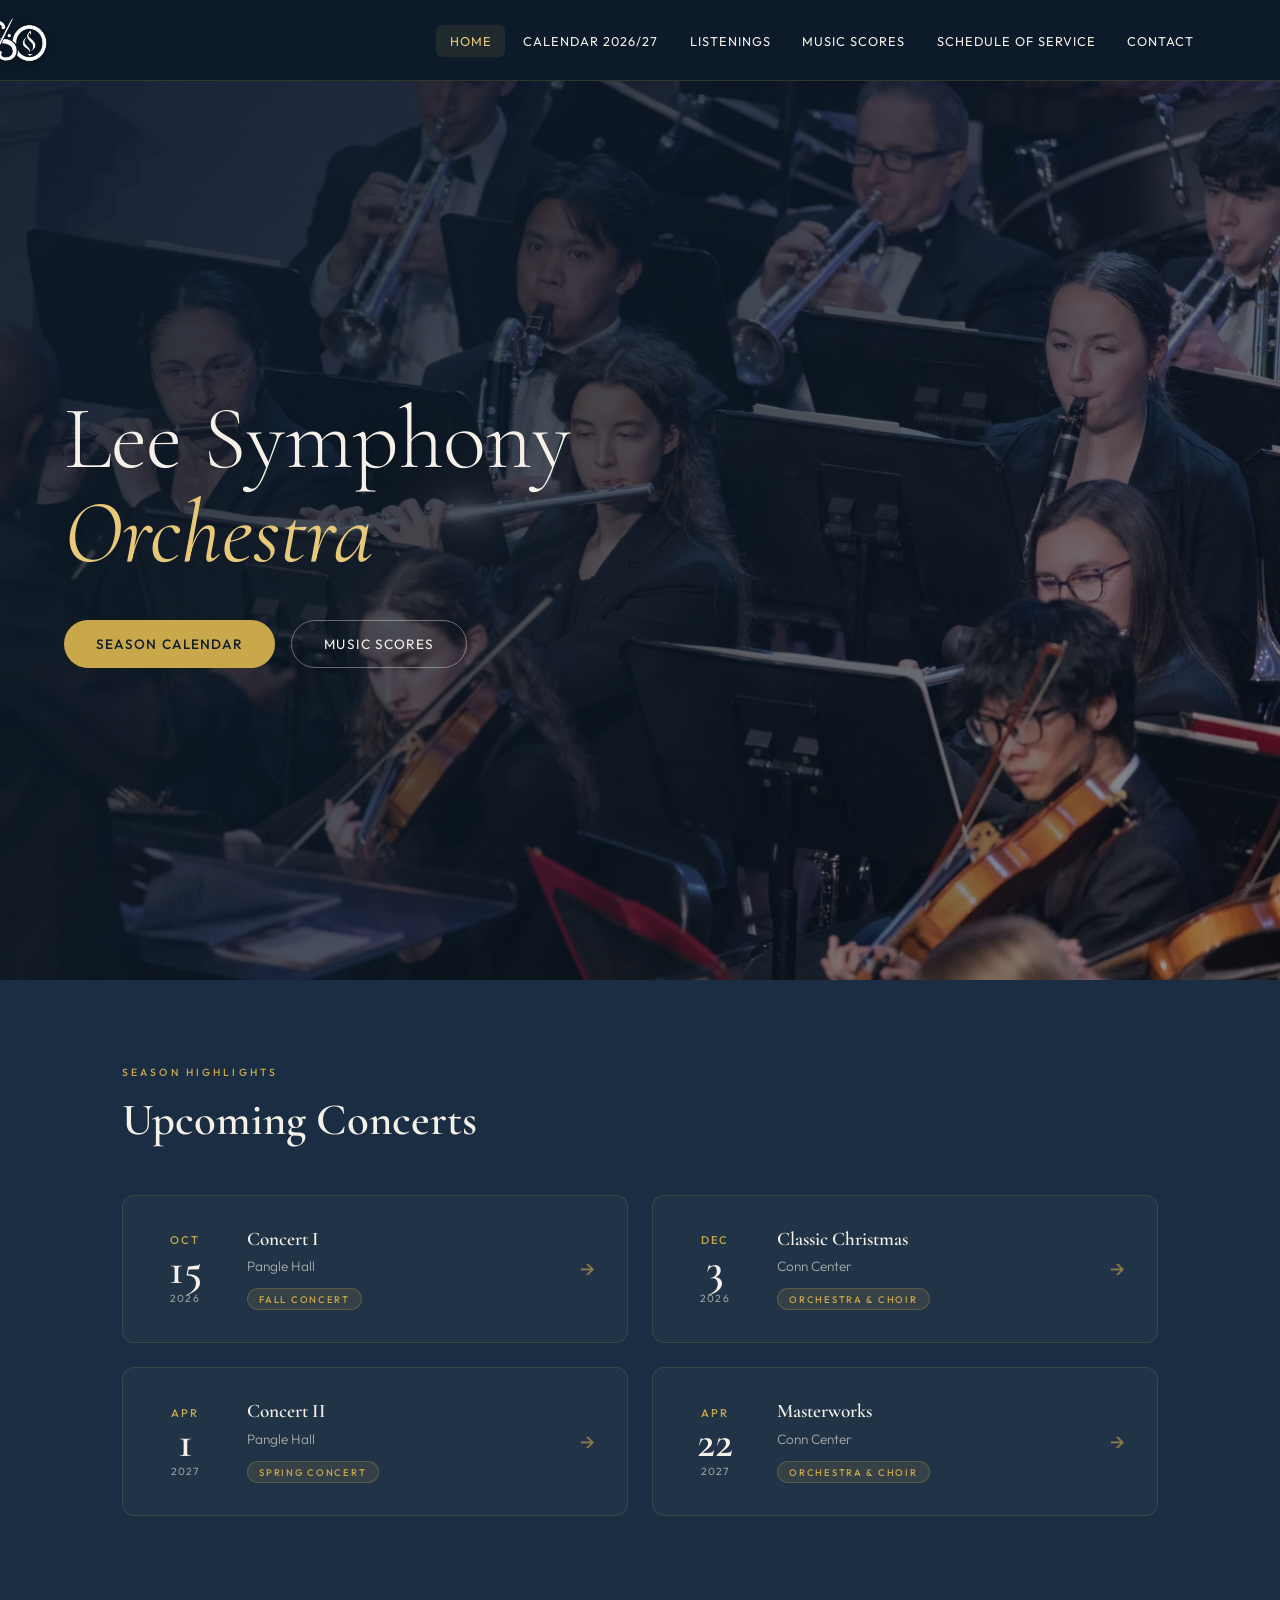
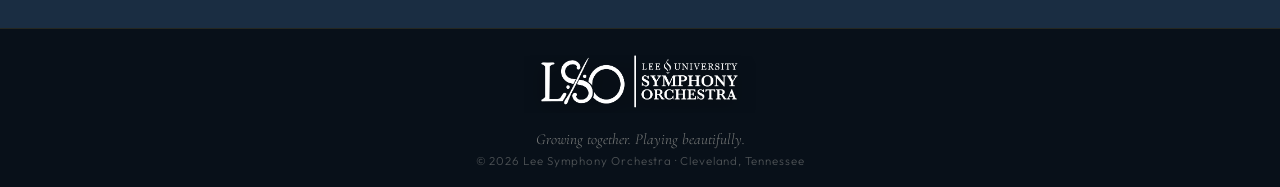
<file: index.html>
<!DOCTYPE html>
<html lang="en">
<head>
  <meta charset="UTF-8" />
  <meta name="viewport" content="width=device-width, initial-scale=1.0" />
  <title>Lee University Symphony Orchestra</title>
  <link rel="stylesheet" href="style.css" />
  <link rel="preconnect" href="https://fonts.googleapis.com" />
  <link rel="preconnect" href="https://fonts.gstatic.com" crossorigin />
  <link href="https://fonts.googleapis.com/css2?family=Cormorant+Garamond:ital,wght@0,300;0,400;0,500;0,600;0,700;1,300;1,400;1,600&family=Outfit:wght@200;300;400;500;600&display=swap" rel="stylesheet" />
</head>
<body>

 <!-- NAV -->
<nav id="navbar">
  <div class="nav-inner">
  <div class="nav-logo" onclick="showPage('home')">
    <img
      src="assets/Lee University Symphony Orchestra Logos_Abbreviated_WHITE.png"
      alt="LSO"
      class="nav-logo-img"
    />
  </div>
    <button class="hamburger" id="hamburger" aria-label="Menu">
      <span></span><span></span><span></span>
    </button>
    <ul class="nav-links" id="navLinks">
      <li><a href="#" onclick="showPage('home')" data-page="home">Home</a></li>
      <li><a href="#" onclick="showPage('calendar')" data-page="calendar">Calendar 2026/27</a></li>
      <li><a href="#" onclick="showPage('recordings')" data-page="recordings">Listenings</a></li>
      <li><a href="#" onclick="showPage('scores')" data-page="scores">Music Scores</a></li>
      <li><a href="#" onclick="showPage('schedule')" data-page="schedule">Schedule of Service</a></li>
      <li><a href="#" onclick="showPage('contact')" data-page="contact">Contact</a></li>
    </ul>
  </div>
</nav>

  <!-- HOME PAGE -->
  <div id="page-home" class="page active">
    <div class="hero">
      <div class="hero-overlay"></div>
      <div class="hero-content">
        <h1 class="hero-title">Lee Symphony<br/><em>Orchestra</em></h1>
        <div class="hero-buttons">
          <button class="btn-primary" onclick="showPage('calendar')">Season Calendar</button>
          <button class="btn-ghost" onclick="showPage('scores')">Music Scores</button>
        </div>
      </div>
    </div>

    <section class="home-concerts">
      <div class="container">
        <span class="section-label">Season Highlights</span>
        <h2>Upcoming Concerts</h2>
        <div class="concert-cards">
          <div class="concert-card" onclick="showPage('calendar')">
            <div class="concert-date">
              <span class="c-month">OCT</span>
              <span class="c-day">15</span>
              <span class="c-year">2026</span>
            </div>
            <div class="concert-info">
              <h3>Concert I</h3>
              <p>Pangle Hall</p>
              <span class="concert-tag">Fall Concert</span>
            </div>
            <div class="concert-arrow">→</div>
          </div>

<div class="concert-card" onclick="showPage('calendar')">
  <div class="concert-date">
    <span class="c-month">DEC</span>
    <span class="c-day">3</span>
    <span class="c-year">2026</span>
  </div>
  <div class="concert-info">
    <h3>Classic Christmas</h3>
    <p>Conn Center</p>
    <span class="concert-tag">Orchestra & Choir</span>
  </div>
  <div class="concert-arrow">→</div>
</div>


          <div class="concert-card" onclick="showPage('calendar')">
            <div class="concert-date">
              <span class="c-month">APR</span>
              <span class="c-day">1</span>
              <span class="c-year">2027</span>
            </div>
            <div class="concert-info">
              <h3>Concert II</h3>
              <p>Pangle Hall</p>
              <span class="concert-tag">Spring Concert</span>
            </div>
            <div class="concert-arrow">→</div>
          </div>

<div class="concert-card" onclick="showPage('calendar')">
  <div class="concert-date">
    <span class="c-month">APR</span>
    <span class="c-day">22</span>
    <span class="c-year">2027</span>
  </div>
  <div class="concert-info">
    <h3>Masterworks</h3>
    <p>Conn Center</p>
    <span class="concert-tag">Orchestra & Choir</span>
  </div>
  <div class="concert-arrow">→</div>
</div>

        </div>
      </div>
    </section>
  </div>

  <!-- CALENDAR PAGE -->
  <div id="page-calendar" class="page">
    <div class="page-hero-small">
      <h1>Season Calendar <em>2026/27</em></h1>
    </div>
    <section class="calendar-section">
      <div class="container">
        <div class="calendar-nav">
          <button class="cal-nav-btn" id="prevMonth">&#8249;</button>
          <div class="cal-month-display" id="calMonthDisplay" onclick="toggleMonthPicker()" title="Click to jump to a month">
            <h2 id="calMonthTitle">October 2026</h2>
            <span class="cal-month-caret" id="calMonthCaret">▾</span>
          </div>


          <button class="cal-nav-btn" id="nextMonth">&#8250;</button>
        </div>

        <!-- Month Picker Dropdown -->
        <div class="month-picker-dropdown" id="monthPickerDropdown" style="display:none;">
          <div class="mpd-inner" id="monthPickerInner"></div>
        </div>

        <div class="calendar-grid-wrapper">
          <div class="cal-weekdays">
            <span>Sun</span><span>Mon</span><span>Tue</span><span>Wed</span><span>Thu</span><span>Fri</span><span>Sat</span>
          </div>
          <div class="cal-days" id="calDays"></div>
        </div>

        <div class="cal-legend">
          <span class="legend-dot concert"></span><span>Concert</span>
          <span class="legend-dot rehearsal"></span><span>Rehearsal</span>
          <span class="legend-dot special-rehearsal"></span><span>Dress / Late Rehearsal</span>
        </div>

        <!-- Event Detail Panel -->
        <div class="event-detail-panel" id="eventPanel" style="display:none;">
          <button class="panel-close" onclick="closeEventPanel()">✕</button>
          <div class="panel-content" id="panelContent"></div>
        </div>

        <!-- Events List -->
        <div class="events-list-section">
          <h3>This Month Events</h3>
          <div class="events-list" id="eventsList"></div>
        </div>
      </div>
    </section>
  </div>

  <!-- RECORDINGS PAGE -->
  <div id="page-recordings" class="page">
    <div class="page-hero-small">
      <h1>Repertoire <em>Listening</em></h1>
    </div>
    <section class="recordings-section">
      <div class="container">

        <!-- BREADCRUMB -->
        <div class="scores-breadcrumb" id="recBreadcrumb">
          <span class="bc-item bc-active">Concerts</span>
        </div>

        <!-- LEVEL 1: Choose Concert -->
        <div class="rec-level" id="recLevel-concerts">
          <div class="scores-level-title">Select a Concert</div>
          <div class="scores-choice-grid">
            <div class="scores-choice-card" onclick="recNav('concert1')">
              <div class="sc-num">I</div>
              <div class="sc-info">
                <span class="sc-label">Concert One</span>
                <span class="sc-date">October 15, 2026</span>
                <span class="sc-hint">5 works</span>
              </div>
              <span class="sc-arrow">›</span>
            </div>
            <div class="scores-choice-card" onclick="recNav('concert2')">
              <div class="sc-num">II</div>
              <div class="sc-info">
                <span class="sc-label">Concert Two</span>
                <span class="sc-date">April 1, 2027</span>
                <span class="sc-hint">3 works</span>
              </div>
              <span class="sc-arrow">›</span>
            </div>
          </div>
        </div>

        <!-- LEVEL 2: Recordings grid -->
        <div class="rec-level" id="recLevel-recordings" style="display:none;">
          <div class="scores-level-title" id="recLevelTitle"></div>
          <div class="recordings-grid" id="recGrid"></div>
        </div>

      </div>
    </section>
  </div>

  <!-- MUSIC SCORES PAGE -->
  <div id="page-scores" class="page">
    <div class="page-hero-small">
      <h1>Music <em>Scores</em></h1>
    </div>
    <section class="scores-section">
      <div class="container">

        <!-- BREADCRUMB -->
        <div class="scores-breadcrumb" id="scoresBreadcrumb">
          <span class="bc-item bc-active" onclick="scoresNav('concerts')">Concerts</span>
        </div>

        <!-- LEVEL 1: Choose Concert -->
        <div class="scores-level" id="scoresLevel-concerts">
          <div class="scores-level-title">Select a Concert</div>
          <div class="scores-choice-grid">
            <div class="scores-choice-card" onclick="scoresNav('pieces','concert1')">
              <div class="sc-num">I</div>
              <div class="sc-info">
                <span class="sc-label">Concert One</span>
                <span class="sc-date">October 15, 2026</span>
                <span class="sc-hint">5 works</span>
              </div>
              <span class="sc-arrow">›</span>
            </div>
            <div class="scores-choice-card" onclick="scoresNav('pieces','concert2')">
              <div class="sc-num">II</div>
              <div class="sc-info">
                <span class="sc-label">Concert Two</span>
                <span class="sc-date">April 1, 2027</span>
                <span class="sc-hint">3 works</span>
              </div>
              <span class="sc-arrow">›</span>
            </div>
          </div>
        </div>

        <!-- LEVEL 2: Choose Piece -->
        <div class="scores-level" id="scoresLevel-pieces" style="display:none;">
          <div class="scores-level-title">Select a Piece</div>
          <div class="scores-choice-grid" id="scoresLevel-pieces-grid"></div>
        </div>

        <!-- LEVEL 3: Families + Instrument Table -->
        <div class="scores-level" id="scoresLevel-instruments" style="display:none;">
          <div class="scores-level-title" id="scoresInstrumentTitle"></div>
          <div id="scoresLevel-instruments-grid"></div>
        </div>

      </div>
    </section>
  </div>

  <!-- SCHEDULE OF SERVICE PAGE -->
<div id="page-schedule" class="page">
  <div class="page-hero-small">
    <h1>Schedule of <em>Service</em></h1>
  </div>
  <section class="schedule-section">
    <div class="container" style="max-width: 1000px; margin: 0 auto; text-align: center;">
      
      <!-- Policy / Instructions Notice -->
      <div class="schedule-notice" style="margin: 0 auto 2.5rem auto; background: rgba(255, 255, 255, 0.05); padding: 1.5rem; border-left: 4px solid #d4af37; border-radius: 6px; text-align: left; max-width: 800px; color: #e2e8f0;">
        <p style="margin: 0; color: #e2e8f0; line-height: 1.6;"><strong>Service Policy:</strong> If it is your team's turn to set up, you are required to be there to help set up and break down. If you cannot attend, it is your responsibility to find a replacement from the other team and cover for that person the next time their team is scheduled. Once a replacement is found (or if you cannot find one), please notify Kevin Rice at <a href="mailto:krice004@leeu.edu" style="color: #d4af37; text-decoration: underline;">krice004@leeu.edu</a>.</p>
      </div>

      <!-- Service Teams -->
      <div class="teams-container" style="display: flex; justify-content: center; gap: 2rem; flex-wrap: wrap;">
        
        <!-- Team A -->
        <div class="team-card" style="flex: 1; min-width: 300px; max-width: 420px; background: rgba(255, 255, 255, 0.03); border: 1px solid rgba(255, 255, 255, 0.15); border-radius: 8px; padding: 1.5rem;">
          <table class="schedule-table" style="width: 100%; border-collapse: collapse; color: #ffffff; text-align: left;">
            <thead>
              <tr>
                <th colspan="2" style="text-align: center; font-size: 1.8rem; font-family: inherit; font-weight: normal; padding: 0 0 0.75rem 0; border-bottom: 1px solid rgba(255, 255, 255, 0.2);">Team A</th>
              </tr>
            </thead>
            <tbody>
              <tr><td style="padding: 6px 12px; width: 50%;">Arami Andersen</td><td style="padding: 6px 12px; width: 50%;">Micah Catron</td></tr>
              <tr><td style="padding: 6px 12px;">Merlin Pfeifer</td><td style="padding: 6px 12px;">Giliah Thompson</td></tr>
              <tr><td style="padding: 6px 12px;">Carrie Snyder</td><td style="padding: 6px 12px;">Jonathan Meyer</td></tr>
              <tr><td style="padding: 6px 12px;">Ethan Ogle</td><td style="padding: 6px 12px;">Wensheng Zhou</td></tr>
              <tr><td style="padding: 6px 12px;">Abby Ellis</td><td style="padding: 6px 12px;">Tedi Zefi</td></tr>
              <tr><td style="padding: 6px 12px;">Aileen Sun</td><td style="padding: 6px 12px;">Taylor Lewis</td></tr>
              <tr><td style="padding: 6px 12px;">Sarah Rosario</td><td style="padding: 6px 12px;">Zoe Comley</td></tr>
              <tr><td style="padding: 6px 12px;">Casey Lewis</td><td style="padding: 6px 12px;">Takota Niswonger</td></tr>
            </tbody>
          </table>
        </div>

        <!-- Team B -->
        <div class="team-card" style="flex: 1; min-width: 300px; max-width: 420px; background: rgba(255, 255, 255, 0.03); border: 1px solid rgba(255, 255, 255, 0.15); border-radius: 8px; padding: 1.5rem;">
          <table class="schedule-table" style="width: 100%; border-collapse: collapse; color: #ffffff; text-align: left;">
            <thead>
              <tr>
                <th colspan="2" style="text-align: center; font-size: 1.8rem; font-family: inherit; font-weight: normal; padding: 0 0 0.75rem 0; border-bottom: 1px solid rgba(255, 255, 255, 0.2);">Team B</th>
              </tr>
            </thead>
            <tbody>
              <tr><td style="padding: 6px 12px; width: 50%;">Henry Griffin</td><td style="padding: 6px 12px; width: 50%;">Samuel Bota</td></tr>
              <tr><td style="padding: 6px 12px;">Alex Hutchins</td><td style="padding: 6px 12px;">Maggie Christman</td></tr>
              <tr><td style="padding: 6px 12px;">Rebecca Ratcliff</td><td style="padding: 6px 12px;">Logan Fowler</td></tr>
              <tr><td style="padding: 6px 12px;">Alayna Itson</td><td style="padding: 6px 12px;">A. J. D'amato</td></tr>
              <tr><td style="padding: 6px 12px;">Alexia Norris</td><td style="padding: 6px 12px;">Josh Fee</td></tr>
              <tr><td style="padding: 6px 12px;">Cash Pershing</td><td style="padding: 6px 12px;">Elishah Gonzalez</td></tr>
              <tr><td style="padding: 6px 12px;">Caleb Little</td><td style="padding: 6px 12px;">Jackson Bible</td></tr>
              <tr><td style="padding: 6px 12px;">Charleigh Roberts</td><td style="padding: 6px 12px;">Hannah Plaisted</td></tr>
            </tbody>
          </table>
        </div>

      </div>
    </div>
  </section>
</div>

  <!-- CONTACT PAGE -->
  <div id="page-contact" class="page">
    <div class="page-hero-small">
      <h1>Get in <em>Touch</em></h1>
    </div>
    <section class="contact-section">
      <div class="container">
        <div class="contact-grid">
          <div class="contact-info">
            <h2>I'd Love to Hear <br> From You</h2>
            <p>Reach out! I'll get back to you as soon as possible.</p>
            <div class="contact-details">
              <div class="contact-detail-item">
                <span class="detail-icon">✉</span>
                <div>
                  <strong>Email</strong>
                  <span>lrosario@leeuniversity.edu</span>
                </div>
              </div>
              <div class="contact-detail-item">
                <span class="detail-icon">📍</span>
                <div>
                  <strong>Location</strong>
                  <span>Lee University · Cleveland, Tennessee</span>
                </div>
              </div>
            </div>
          </div>

          <div class="contact-form-wrap">
            <form id="contactForm" class="contact-form" onsubmit="submitForm(event)">
              <div class="form-row">
                <div class="form-group">
                  <label for="fname">First Name *</label>
                  <input type="text" id="fname" name="fname" required placeholder="Maria" />
                </div>
                <div class="form-group">
                  <label for="lname">Last Name *</label>
                  <input type="text" id="lname" name="lname" required placeholder="Smith" />
                </div>
              </div>
              <div class="form-group">
                <label for="email">Email Address *</label>
                <input type="email" id="email" name="email" required placeholder="you@example.com" />
              </div>
              <div class="form-group">
                <label for="subject">Subject *</label>
                <select id="subject" name="subject" required>
                  <option value="">Select a topic…</option>
                  <option value="Concert Information">Concert Information</option>
                  <option value="Audition Information">Audition Information</option>
                  <option value="Sheet Music / Recordings">Sheet Music / Recordings</option>
                  <option value="Other">Other</option>
                </select>
              </div>
              <div class="form-group">
                <label for="message">Message *</label>
                <textarea id="message" name="message" rows="5" required placeholder="How I can help you…"></textarea>
              </div>
              <button type="submit" class="btn-primary form-submit">Send Message →</button>
              <p class="form-note">Your message will be sent to <strong>lrosario@leeuniversity.edu</strong></p>
            </form>
            <div class="form-success" id="formSuccess" style="display:none;">
              <div class="success-icon">✓</div>
              <h3>Message Sent!</h3>
              <p>Thank you for reaching out. I'll be in touch soon.</p>
            </div>
          </div>
        </div>
      </div>
    </section>
  </div>

  <!-- FOOTER -->
  <footer>
    <div class="container footer-inner">
      <div class="footer-logo">
  <img
    src="assets/Lee_University_Symphony_Orchestra_Logos_Circle_WHITE.png"
    alt="LSO"
    class="logo-img logo-img--footer"
  />
</div>
      </div>
      <p class="footer-tagline">Growing together. Playing beautifully.</p>
      <p class="footer-copy">© 2026 Lee Symphony Orchestra · Cleveland, Tennessee</p>
    </div>
  </footer>

  <script src="app.js"></script>
</body>
</html>
</file>
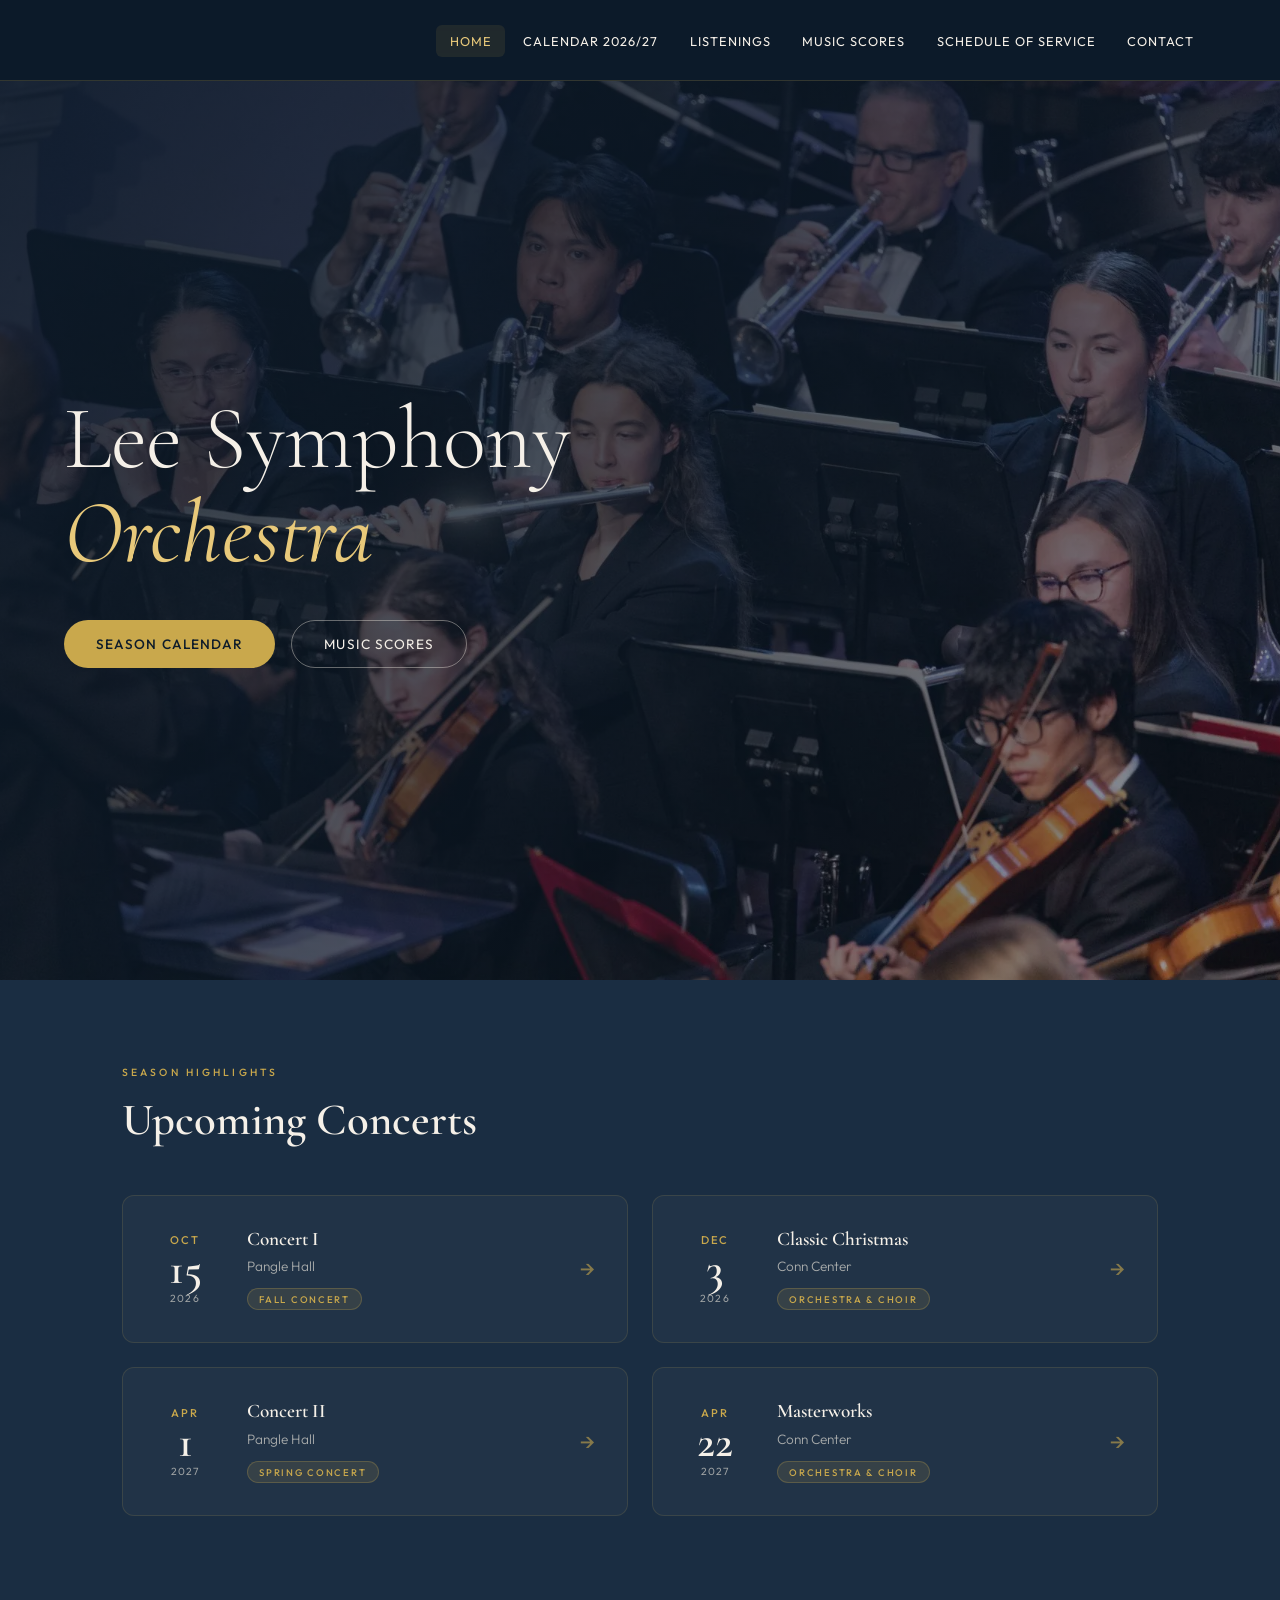
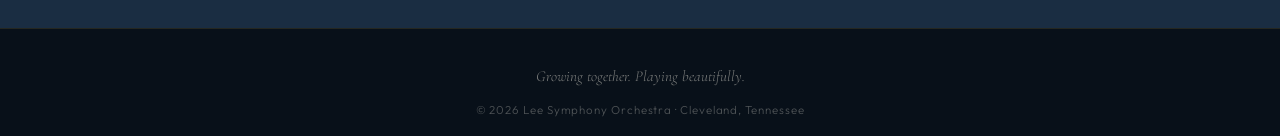
<file: index1.html>
<!DOCTYPE html>
<html lang="en">
<head>
  <meta charset="UTF-8" />
  <meta name="viewport" content="width=device-width, initial-scale=1.0" />
  <title>Lee University Symphony Orchestra</title>
  <link rel="stylesheet" href="style.css" />
  <link rel="preconnect" href="https://fonts.googleapis.com" />
  <link rel="preconnect" href="https://fonts.gstatic.com" crossorigin />
  <link href="https://fonts.googleapis.com/css2?family=Cormorant+Garamond:ital,wght@0,300;0,400;0,500;0,600;0,700;1,300;1,400;1,600&family=Outfit:wght@200;300;400;500;600&display=swap" rel="stylesheet" />
</head>
<body>

  <!-- NAV -->
  <nav id="navbar">
    <div class="nav-inner">
      <div class="nav-logo" onclick="showPage('home')">
        <span class="logo-mark">♩</span>
        <div class="logo-text">
  <span class="logo-top">LSO</span>
  <!--<span class="logo-bottom">Lee Symphony Orchestra</span>-->
</div>
      </div>
      <button class="hamburger" id="hamburger" aria-label="Menu">
        <span></span><span></span><span></span>
      </button>
      <ul class="nav-links" id="navLinks">
        <li><a href="#" onclick="showPage('home')" data-page="home">Home</a></li>
        <li><a href="#" onclick="showPage('calendar')" data-page="calendar">Calendar 2026/27</a></li>
        <li><a href="#" onclick="showPage('recordings')" data-page="recordings">Listenings</a></li>
        <li><a href="#" onclick="showPage('scores')" data-page="scores">Music Scores</a></li>
        <li><a href="#" onclick="showPage('schedule')" data-page="schedule">Schedule of Service</a></li>
        <li><a href="#" onclick="showPage('contact')" data-page="contact">Contact</a></li>
      </ul>
    </div>
  </nav>

  <!-- HOME PAGE -->
  <div id="page-home" class="page active">
    <div class="hero">
      <div class="hero-overlay"></div>
      <div class="hero-content">
        <h1 class="hero-title">Lee Symphony<br/><em>Orchestra</em></h1>
        <div class="hero-buttons">
          <button class="btn-primary" onclick="showPage('calendar')">Season Calendar</button>
          <button class="btn-ghost" onclick="showPage('scores')">Music Scores</button>
        </div>
      </div>
    </div>

    <section class="home-concerts">
      <div class="container">
        <span class="section-label">Season Highlights</span>
        <h2>Upcoming Concerts</h2>
        <div class="concert-cards">
          <div class="concert-card" onclick="showPage('calendar')">
            <div class="concert-date">
              <span class="c-month">OCT</span>
              <span class="c-day">15</span>
              <span class="c-year">2026</span>
            </div>
            <div class="concert-info">
              <h3>Concert I</h3>
              <p>Pangle Hall</p>
              <span class="concert-tag">Fall Concert</span>
            </div>
            <div class="concert-arrow">→</div>
          </div>

<div class="concert-card" onclick="showPage('calendar')">
  <div class="concert-date">
    <span class="c-month">DEC</span>
    <span class="c-day">3</span>
    <span class="c-year">2026</span>
  </div>
  <div class="concert-info">
    <h3>Classic Christmas</h3>
    <p>Conn Center</p>
    <span class="concert-tag">Orchestra & Choir</span>
  </div>
  <div class="concert-arrow">→</div>
</div>


          <div class="concert-card" onclick="showPage('calendar')">
            <div class="concert-date">
              <span class="c-month">APR</span>
              <span class="c-day">1</span>
              <span class="c-year">2027</span>
            </div>
            <div class="concert-info">
              <h3>Concert II</h3>
              <p>Pangle Hall</p>
              <span class="concert-tag">Spring Concert</span>
            </div>
            <div class="concert-arrow">→</div>
          </div>

<div class="concert-card" onclick="showPage('calendar')">
  <div class="concert-date">
    <span class="c-month">APR</span>
    <span class="c-day">22</span>
    <span class="c-year">2027</span>
  </div>
  <div class="concert-info">
    <h3>Masterworks</h3>
    <p>Conn Center</p>
    <span class="concert-tag">Orchestra & Choir</span>
  </div>
  <div class="concert-arrow">→</div>
</div>

        </div>
      </div>
    </section>
  </div>

  <!-- CALENDAR PAGE -->
  <div id="page-calendar" class="page">
    <div class="page-hero-small">
      <h1>Season Calendar <em>2026/27</em></h1>
    </div>
    <section class="calendar-section">
      <div class="container">
        <div class="calendar-nav">
          <button class="cal-nav-btn" id="prevMonth">&#8249;</button>
          <div class="cal-month-display" id="calMonthDisplay" onclick="toggleMonthPicker()" title="Click to jump to a month">
            <h2 id="calMonthTitle">October 2026</h2>
            <span class="cal-month-caret" id="calMonthCaret">▾</span>
          </div>


          <button class="cal-nav-btn" id="nextMonth">&#8250;</button>
        </div>

        <!-- Month Picker Dropdown -->
        <div class="month-picker-dropdown" id="monthPickerDropdown" style="display:none;">
          <div class="mpd-inner" id="monthPickerInner"></div>
        </div>

        <div class="calendar-grid-wrapper">
          <div class="cal-weekdays">
            <span>Sun</span><span>Mon</span><span>Tue</span><span>Wed</span><span>Thu</span><span>Fri</span><span>Sat</span>
          </div>
          <div class="cal-days" id="calDays"></div>
        </div>

        <div class="cal-legend">
          <span class="legend-dot concert"></span><span>Concert</span>
          <span class="legend-dot rehearsal"></span><span>Rehearsal</span>
          <span class="legend-dot special-rehearsal"></span><span>Dress / Late Rehearsal</span>
        </div>

        <!-- Event Detail Panel -->
        <div class="event-detail-panel" id="eventPanel" style="display:none;">
          <button class="panel-close" onclick="closeEventPanel()">✕</button>
          <div class="panel-content" id="panelContent"></div>
        </div>

        <!-- Events List -->
        <div class="events-list-section">
          <h3>This Month Events</h3>
          <div class="events-list" id="eventsList"></div>
        </div>
      </div>
    </section>
  </div>

  <!-- RECORDINGS PAGE -->
  <div id="page-recordings" class="page">
    <div class="page-hero-small">
      <h1>Repertoire <em>Listening</em></h1>
    </div>
    <section class="recordings-section">
      <div class="container">

        <!-- BREADCRUMB -->
        <div class="scores-breadcrumb" id="recBreadcrumb">
          <span class="bc-item bc-active">Concerts</span>
        </div>

        <!-- LEVEL 1: Choose Concert -->
        <div class="rec-level" id="recLevel-concerts">
          <div class="scores-level-title">Select a Concert</div>
          <div class="scores-choice-grid">
            <div class="scores-choice-card" onclick="recNav('concert1')">
              <div class="sc-num">I</div>
              <div class="sc-info">
                <span class="sc-label">Concert One</span>
                <span class="sc-date">October 15, 2026</span>
                <span class="sc-hint">5 works</span>
              </div>
              <span class="sc-arrow">›</span>
            </div>
            <div class="scores-choice-card" onclick="recNav('concert2')">
              <div class="sc-num">II</div>
              <div class="sc-info">
                <span class="sc-label">Concert Two</span>
                <span class="sc-date">April 1, 2027</span>
                <span class="sc-hint">3 works</span>
              </div>
              <span class="sc-arrow">›</span>
            </div>
          </div>
        </div>

        <!-- LEVEL 2: Recordings grid -->
        <div class="rec-level" id="recLevel-recordings" style="display:none;">
          <div class="scores-level-title" id="recLevelTitle"></div>
          <div class="recordings-grid" id="recGrid"></div>
        </div>

      </div>
    </section>
  </div>

  <!-- MUSIC SCORES PAGE -->
  <div id="page-scores" class="page">
    <div class="page-hero-small">
      <h1>Music <em>Scores</em></h1>
    </div>
    <section class="scores-section">
      <div class="container">

        <!-- BREADCRUMB -->
        <div class="scores-breadcrumb" id="scoresBreadcrumb">
          <span class="bc-item bc-active" onclick="scoresNav('concerts')">Concerts</span>
        </div>

        <!-- LEVEL 1: Choose Concert -->
        <div class="scores-level" id="scoresLevel-concerts">
          <div class="scores-level-title">Select a Concert</div>
          <div class="scores-choice-grid">
            <div class="scores-choice-card" onclick="scoresNav('pieces','concert1')">
              <div class="sc-num">I</div>
              <div class="sc-info">
                <span class="sc-label">Concert One</span>
                <span class="sc-date">October 15, 2026</span>
                <span class="sc-hint">5 works</span>
              </div>
              <span class="sc-arrow">›</span>
            </div>
            <div class="scores-choice-card" onclick="scoresNav('pieces','concert2')">
              <div class="sc-num">II</div>
              <div class="sc-info">
                <span class="sc-label">Concert Two</span>
                <span class="sc-date">April 1, 2027</span>
                <span class="sc-hint">3 works</span>
              </div>
              <span class="sc-arrow">›</span>
            </div>
          </div>
        </div>

        <!-- LEVEL 2: Choose Piece -->
        <div class="scores-level" id="scoresLevel-pieces" style="display:none;">
          <div class="scores-level-title">Select a Piece</div>
          <div class="scores-choice-grid" id="scoresLevel-pieces-grid"></div>
        </div>

        <!-- LEVEL 3: Families + Instrument Table -->
        <div class="scores-level" id="scoresLevel-instruments" style="display:none;">
          <div class="scores-level-title" id="scoresInstrumentTitle"></div>
          <div id="scoresLevel-instruments-grid"></div>
        </div>

      </div>
    </section>
  </div>

  <!-- SCHEDULE OF SERVICE PAGE -->
<div id="page-schedule" class="page">
  <div class="page-hero-small">
    <h1>Schedule of <em>Service</em></h1>
  </div>
  <section class="schedule-section">
    <div class="container" style="max-width: 1000px; margin: 0 auto; text-align: center;">
      
      <!-- Policy / Instructions Notice -->
      <div class="schedule-notice" style="margin: 0 auto 2.5rem auto; background: rgba(255, 255, 255, 0.05); padding: 1.5rem; border-left: 4px solid #d4af37; border-radius: 6px; text-align: left; max-width: 800px; color: #e2e8f0;">
        <p style="margin: 0; color: #e2e8f0; line-height: 1.6;"><strong>Service Policy:</strong> If it is your team's turn to set up, you are required to be there to help set up and break down. If you cannot attend, it is your responsibility to find a replacement from the other team and cover for that person the next time their team is scheduled. Once a replacement is found (or if you cannot find one), please notify Kevin Rice at <a href="mailto:krice004@leeu.edu" style="color: #d4af37; text-decoration: underline;">krice004@leeu.edu</a>.</p>
      </div>

      <!-- Service Teams -->
      <div class="teams-container" style="display: flex; justify-content: center; gap: 2rem; flex-wrap: wrap;">
        
        <!-- Team A -->
        <div class="team-card" style="flex: 1; min-width: 300px; max-width: 420px; background: rgba(255, 255, 255, 0.03); border: 1px solid rgba(255, 255, 255, 0.15); border-radius: 8px; padding: 1.5rem;">
          <table class="schedule-table" style="width: 100%; border-collapse: collapse; color: #ffffff; text-align: left;">
            <thead>
              <tr>
                <th colspan="2" style="text-align: center; font-size: 1.8rem; font-family: inherit; font-weight: normal; padding: 0 0 0.75rem 0; border-bottom: 1px solid rgba(255, 255, 255, 0.2);">Team A</th>
              </tr>
            </thead>
            <tbody>
              <tr><td style="padding: 6px 12px; width: 50%;">Arami Andersen</td><td style="padding: 6px 12px; width: 50%;">Micah Catron</td></tr>
              <tr><td style="padding: 6px 12px;">Merlin Pfeifer</td><td style="padding: 6px 12px;">Giliah Thompson</td></tr>
              <tr><td style="padding: 6px 12px;">Carrie Snyder</td><td style="padding: 6px 12px;">Jonathan Meyer</td></tr>
              <tr><td style="padding: 6px 12px;">Ethan Ogle</td><td style="padding: 6px 12px;">Wensheng Zhou</td></tr>
              <tr><td style="padding: 6px 12px;">Abby Ellis</td><td style="padding: 6px 12px;">Tedi Zefi</td></tr>
              <tr><td style="padding: 6px 12px;">Aileen Sun</td><td style="padding: 6px 12px;">Taylor Lewis</td></tr>
              <tr><td style="padding: 6px 12px;">Sarah Rosario</td><td style="padding: 6px 12px;">Zoe Comley</td></tr>
              <tr><td style="padding: 6px 12px;">Casey Lewis</td><td style="padding: 6px 12px;">Takota Niswonger</td></tr>
            </tbody>
          </table>
        </div>

        <!-- Team B -->
        <div class="team-card" style="flex: 1; min-width: 300px; max-width: 420px; background: rgba(255, 255, 255, 0.03); border: 1px solid rgba(255, 255, 255, 0.15); border-radius: 8px; padding: 1.5rem;">
          <table class="schedule-table" style="width: 100%; border-collapse: collapse; color: #ffffff; text-align: left;">
            <thead>
              <tr>
                <th colspan="2" style="text-align: center; font-size: 1.8rem; font-family: inherit; font-weight: normal; padding: 0 0 0.75rem 0; border-bottom: 1px solid rgba(255, 255, 255, 0.2);">Team B</th>
              </tr>
            </thead>
            <tbody>
              <tr><td style="padding: 6px 12px; width: 50%;">Henry Griffin</td><td style="padding: 6px 12px; width: 50%;">Samuel Bota</td></tr>
              <tr><td style="padding: 6px 12px;">Alex Hutchins</td><td style="padding: 6px 12px;">Maggie Christman</td></tr>
              <tr><td style="padding: 6px 12px;">Rebecca Ratcliff</td><td style="padding: 6px 12px;">Logan Fowler</td></tr>
              <tr><td style="padding: 6px 12px;">Alayna Itson</td><td style="padding: 6px 12px;">A. J. D'amato</td></tr>
              <tr><td style="padding: 6px 12px;">Alexia Norris</td><td style="padding: 6px 12px;">Josh Fee</td></tr>
              <tr><td style="padding: 6px 12px;">Cash Pershing</td><td style="padding: 6px 12px;">Elishah Gonzalez</td></tr>
              <tr><td style="padding: 6px 12px;">Caleb Little</td><td style="padding: 6px 12px;">Jackson Bible</td></tr>
              <tr><td style="padding: 6px 12px;">Charleigh Roberts</td><td style="padding: 6px 12px;">Hannah Plaisted</td></tr>
            </tbody>
          </table>
        </div>

      </div>
    </div>
  </section>
</div>

  <!-- CONTACT PAGE -->
  <div id="page-contact" class="page">
    <div class="page-hero-small">
      <h1>Get in <em>Touch</em></h1>
    </div>
    <section class="contact-section">
      <div class="container">
        <div class="contact-grid">
          <div class="contact-info">
            <h2>I'd Love to Hear <br> From You</h2>
            <p>Reach out! I'll get back to you as soon as possible.</p>
            <div class="contact-details">
              <div class="contact-detail-item">
                <span class="detail-icon">✉</span>
                <div>
                  <strong>Email</strong>
                  <span>lrosario@leeuniversity.edu</span>
                </div>
              </div>
              <div class="contact-detail-item">
                <span class="detail-icon">📍</span>
                <div>
                  <strong>Location</strong>
                  <span>Lee University · Cleveland, Tennessee</span>
                </div>
              </div>
            </div>
          </div>

          <div class="contact-form-wrap">
            <form id="contactForm" class="contact-form" onsubmit="submitForm(event)">
              <div class="form-row">
                <div class="form-group">
                  <label for="fname">First Name *</label>
                  <input type="text" id="fname" name="fname" required placeholder="Maria" />
                </div>
                <div class="form-group">
                  <label for="lname">Last Name *</label>
                  <input type="text" id="lname" name="lname" required placeholder="Smith" />
                </div>
              </div>
              <div class="form-group">
                <label for="email">Email Address *</label>
                <input type="email" id="email" name="email" required placeholder="you@example.com" />
              </div>
              <div class="form-group">
                <label for="subject">Subject *</label>
                <select id="subject" name="subject" required>
                  <option value="">Select a topic…</option>
                  <option value="Concert Information">Concert Information</option>
                  <option value="Audition Information">Audition Information</option>
                  <option value="Sheet Music / Recordings">Sheet Music / Recordings</option>
                  <option value="Other">Other</option>
                </select>
              </div>
              <div class="form-group">
                <label for="message">Message *</label>
                <textarea id="message" name="message" rows="5" required placeholder="How I can help you…"></textarea>
              </div>
              <button type="submit" class="btn-primary form-submit">Send Message →</button>
              <p class="form-note">Your message will be sent to <strong>lrosario@leeuniversity.edu</strong></p>
            </form>
            <div class="form-success" id="formSuccess" style="display:none;">
              <div class="success-icon">✓</div>
              <h3>Message Sent!</h3>
              <p>Thank you for reaching out. I'll be in touch soon.</p>
            </div>
          </div>
        </div>
      </div>
    </section>
  </div>

  <!-- FOOTER -->
  <footer>
    <div class="container footer-inner">
      <div class="footer-logo">
        <span class="logo-mark">♩</span>
        <div class="logo-text">
          <span class="logo-top">LEE SYMPHONY ORCHESTRA</span>
          <span class="logo-bottom">Lee University</span>
        </div>
      </div>
      <p class="footer-tagline">Growing together. Playing beautifully.</p>
      <p class="footer-copy">© 2026 Lee Symphony Orchestra · Cleveland, Tennessee</p>
    </div>
  </footer>

  <script src="app.js"></script>
</body>
</html>
</file>
<file: style.css>
/* ===========================
   ROOT VARIABLES & RESET
   =========================== */
:root {
  --gold: #C9A84C;
  --gold-light: #E8C97A;
  --gold-dark: #9A7A2E;
  --cream: #F5F0E8;
  --cream-dark: #EAE3D5;
  --navy: #0D1B2A;
  --navy-mid: #1A2D42;
  --navy-light: #243E5A;
  --text-light: #F0EBE0;
  --text-muted: rgba(240,235,224,0.6);
  --white: #FFFFFF;
  --shadow: 0 4px 30px rgba(0,0,0,0.35);
  --radius: 12px;
  --transition: 0.3s cubic-bezier(0.4,0,0.2,1);
}

*, *::before, *::after { box-sizing: border-box; margin: 0; padding: 0; }

html { scroll-behavior: smooth; }

body {
  font-family: 'Outfit', sans-serif;
  background: var(--navy);
  color: var(--text-light);
  min-height: 100vh;
  overflow-x: hidden;
}

a { text-decoration: none; color: inherit; }

.container {
  max-width: 1100px;
  margin: 0 auto;
  padding: 0 2rem;
}

/* ===========================
   TYPOGRAPHY
   =========================== */
h1, h2, h3 {
  font-family: 'Cormorant Garamond', serif;
  font-weight: 600;
  line-height: 1.15;
}
h1 { font-size: clamp(2.5rem, 5vw, 4rem); }
h2 { font-size: clamp(1.8rem, 3.5vw, 2.8rem); }
h3 { font-size: clamp(1.2rem, 2vw, 1.6rem); }
em { color: var(--gold-light); font-style: italic; }

p {
  font-weight: 300;
  line-height: 1.75;
  color: rgba(240,235,224,0.85);
}

/* ===========================
   NAVBAR
   =========================== */
#navbar {
  position: fixed;
  top: 0; left: 0; right: 0;
  z-index: 1000;
  background: rgba(10, 18, 32, 0.95);
  backdrop-filter: blur(16px);
  -webkit-backdrop-filter: blur(16px);
  border-bottom: 1px solid rgba(201,168,76,0.2);
  transition: background var(--transition);
}

.nav-inner {
  max-width: 1200px; /* Adjust this to match your hero container max-width if different */
  margin: 0 auto;
  padding: 0 2rem;   /* Ensures left-edge alignment with hero section text */
  height: 80px;
  display: flex;
  align-items: center;
  justify-content: space-between;
  gap: 2rem;
}

.nav-logo {
  display: flex !important;
  align-items: center !important;
  cursor: pointer;
  flex-shrink: 0;
  margin-left: -124px;   /* Forces flush-left grid alignment */
}

/* Restores visibility to the container and constrains image height */
.nav-logo .logo-badge {
  display: flex !important;
  align-items: center !important;
  background: transparent !important;
  box-shadow: none !important;
  border-radius: 0 !important;
  width: auto !important;
  height: auto !important;
  padding: 0 !important;
}

.nav-logo img,
.nav-logo-img {
  display: block !important;
  height: 92px !important;       /* Bumps monogram height for a commanding presence */
  width: auto !important;
  object-fit: contain !important;
  background: transparent !important;
  border-radius: 0 !important;
  box-shadow: none !important;
  filter: drop-shadow(0 2px 5px rgba(0, 0, 0, 0.5));
  transition: opacity 0.2s ease, transform 0.2s ease;
}

.nav-logo:hover img {
  opacity: 0.85;
  transform: scale(1.04);
}

/* Hide legacy elements */
.logo-mark { display: none; }
.logo-lso  { display: none; }
.logo-text { display: none; }
.logo-badge { display: none !important; }
.logo-top  { display: none; }
.logo-bottom { display: none; }


/* ===========================
   FOOTER LOGO
   =========================== */
footer {
  display: flex !important;
  flex-direction: column !important;
  align-items: center !important;
  justify-content: center !important;
  text-align: center !important;
  padding: 1.25rem 1rem 1rem 1rem !important;  /* Reduced overall top/bottom footer padding */
  margin: 0 !important;
  min-height: auto !important;
}

.footer-logo {
  display: flex !important;
  justify-content: center !important;
  align-items: center !important;
  width: 100% !important;
  margin: 0 !important;
  padding: 0 !important;
}
/* Grand, Full-Width Horizontal White Lockup */
.logo-img--footer,
.footer-logo img {
  display: block !important;
  height: 180px !important;
  width: auto !important;
  max-width: 90vw !important;
  background-color: transparent !important;
  border-radius: 0 !important;
  object-fit: contain !important;
  
  /* Deeper Crop: Trims closer to the actual text boundaries */
  clip-path: inset(34% 0 34% 0) !important;
  margin: -55px auto -50px auto !important; /* Pulls surrounding elements tight against the cropped graphic */
  
  filter: drop-shadow(0 4px 10px rgba(0, 0, 0, 0.6));
  transition: opacity 0.2s ease, transform 0.2s ease;
}

.logo-img--footer:hover,
.footer-logo img:hover {
  opacity: 0.9;
  transform: scale(1.02);
}
/* Center all tagline & copyright text blocks */
.footer-tagline {
  display: block !important;
  text-align: center !important;
  font-size: 0.95rem !important;
  margin: 0.35rem auto 0.2rem auto !important; /* Minimal gap right under the logo */
  padding: 0 !important;
  line-height: 1.2 !important;
}

.copyright {
  display: block !important;
  text-align: center !important;
  font-size: 0.85rem !important;
  margin: 0 auto !important;
  padding: 0 !important;
  line-height: 1.2 !important;
}
.nav-links {
  display: flex;
  list-style: none;
  gap: 0.25rem;
  align-items: center;
}

.nav-links a {
  font-size: 0.8rem;
  font-weight: 400;
  letter-spacing: 0.08em;
  text-transform: uppercase;
  color: var(--cream);
  padding: 0.5rem 0.85rem;
  border-radius: 6px;
  transition: color var(--transition), background var(--transition);
}

.nav-links a:hover,
.nav-links a.active {
  color: var(--gold-light);
  background: rgba(201,168,76,0.1);
}

.hamburger {
  display: none;
  flex-direction: column;
  gap: 5px;
  background: none;
  border: none;
  cursor: pointer;
  padding: 8px;
}
.hamburger span {
  display: block;
  width: 24px;
  height: 2px;
  background: var(--cream);
  transition: var(--transition);
}

/* ===========================
   PAGE SYSTEM
   =========================== */
.page {
  display: none;
  min-height: 100vh;
  padding-top: 80px;
  animation: fadeIn 0.4s ease;
}
.page.active { display: block; }

@keyframes fadeIn {
  from { opacity: 0; transform: translateY(12px); }
  to   { opacity: 1; transform: translateY(0); }
}

/* ===========================
   HERO SECTION
   =========================== */
.hero {
  position: relative;
  height: 100vh;
  min-height: 600px;
  display: flex;
  align-items: center;
  overflow: hidden;
  padding-top: 0;
  background: var(--navy-mid);
}

.hero.bg-loaded {
  background-size: cover;
  background-position: center bottom 20%;
  background-repeat: no-repeat;
}

.hero-overlay {
  position: absolute;
  inset: 0;
  background: linear-gradient(
    135deg,
    rgba(13,27,42,0.92) 0%,
    rgba(13,27,42,0.7) 55%,
    rgba(13,27,42,0.4) 100%
  );
}

.hero-content {
  position: relative;
  z-index: 2;
  max-width: 680px;
  padding: 2rem 3rem 2rem 5%;
  animation: heroReveal 1s ease forwards;
}

@keyframes heroReveal {
  from { opacity: 0; transform: translateY(30px); }
  to   { opacity: 1; transform: translateY(0); }
}

.hero-title {
  font-size: clamp(3.5rem, 7vw, 6.5rem);
  font-weight: 300;
  line-height: 1.05;
  color: var(--cream);
  margin-bottom: 2.5rem;
}

.hero-title em {
  font-style: italic;
  color: var(--gold-light);
  font-weight: 400;
}

.hero-buttons {
  display: flex;
  gap: 1rem;
  flex-wrap: wrap;
}

.btn-primary {
  background: var(--gold);
  color: var(--navy);
  border: none;
  padding: 0.9rem 2rem;
  font-family: 'Outfit', sans-serif;
  font-size: 0.85rem;
  font-weight: 500;
  letter-spacing: 0.08em;
  text-transform: uppercase;
  border-radius: 50px;
  cursor: pointer;
  transition: background var(--transition), transform 0.2s;
}
.btn-primary:hover {
  background: var(--gold-light);
  transform: translateY(-2px);
}

.btn-ghost {
  background: transparent;
  color: var(--cream);
  border: 1px solid rgba(240,235,224,0.4);
  padding: 0.9rem 2rem;
  font-family: 'Outfit', sans-serif;
  font-size: 0.85rem;
  font-weight: 400;
  letter-spacing: 0.08em;
  text-transform: uppercase;
  border-radius: 50px;
  cursor: pointer;
  transition: border-color var(--transition), color var(--transition), transform 0.2s;
}
.btn-ghost:hover {
  border-color: var(--gold);
  color: var(--gold-light);
  transform: translateY(-2px);
}

.hero-scroll-hint {
  position: absolute;
  bottom: 2rem;
  right: 3rem;
  display: flex;
  align-items: center;
  gap: 0.75rem;
  font-size: 0.65rem;
  letter-spacing: 0.2em;
  text-transform: uppercase;
  color: var(--gold);
  opacity: 0.7;
  writing-mode: vertical-rl;
}

.scroll-line {
  width: 1px;
  height: 40px;
  background: linear-gradient(to bottom, var(--gold), transparent);
  animation: scrollPulse 2s ease infinite;
}

@keyframes scrollPulse {
  0%,100% { opacity: 0.5; transform: scaleY(1); }
  50% { opacity: 1; transform: scaleY(1.2); }
}

/* ===========================
   HOME — ABOUT
   =========================== */
.home-about {
  padding: 7rem 0;
  background: linear-gradient(to bottom, var(--navy), var(--navy-mid));
}

.about-grid {
  display: grid;
  grid-template-columns: 1fr 1fr;
  gap: 5rem;
  align-items: center;
}

.section-label {
  display: inline-block;
  font-size: 0.65rem;
  font-weight: 500;
  letter-spacing: 0.3em;
  text-transform: uppercase;
  color: var(--gold);
  margin-bottom: 1rem;
}

.about-text h2 {
  margin-bottom: 1.5rem;
  color: var(--cream);
}

.about-text p {
  margin-bottom: 1rem;
}

.about-stats {
  display: grid;
  gap: 1.5rem;
}

.stat-card {
  background: rgba(201,168,76,0.08);
  border: 1px solid rgba(201,168,76,0.2);
  border-radius: var(--radius);
  padding: 1.75rem 2rem;
  display: flex;
  align-items: center;
  gap: 1.5rem;
  transition: transform var(--transition), border-color var(--transition);
}
.stat-card:hover {
  transform: translateX(6px);
  border-color: rgba(201,168,76,0.5);
}

.stat-number {
  font-family: 'Cormorant Garamond', serif;
  font-size: 2.5rem;
  font-weight: 600;
  color: var(--gold-light);
  min-width: 70px;
}

.stat-label {
  font-size: 0.85rem;
  font-weight: 400;
  color: rgba(240,235,224,0.7);
  letter-spacing: 0.05em;
}

/* ===========================
   HOME — CONCERTS
   =========================== */
.home-concerts {
  padding: 5rem 0 7rem;
  background: var(--navy-mid);
}

.home-concerts h2 {
  margin-bottom: 3rem;
  color: var(--cream);
}

.concert-cards {
  display: grid;
  grid-template-columns: 1fr 1fr;
  gap: 1.5rem;
}

.concert-card {
  background: rgba(255,255,255,0.03);
  border: 1px solid rgba(201,168,76,0.15);
  border-radius: var(--radius);
  padding: 2rem;
  display: flex;
  align-items: center;
  gap: 2rem;
  cursor: pointer;
  transition: background var(--transition), border-color var(--transition), transform 0.2s;
}
.concert-card:hover {
  background: rgba(201,168,76,0.08);
  border-color: rgba(201,168,76,0.4);
  transform: translateY(-4px);
}

.concert-date {
  display: flex;
  flex-direction: column;
  align-items: center;
  min-width: 60px;
  text-align: center;
}
.c-month {
  font-size: 0.7rem;
  font-weight: 500;
  letter-spacing: 0.15em;
  color: var(--gold);
  text-transform: uppercase;
}
.c-day {
  font-family: 'Cormorant Garamond', serif;
  font-size: 2.8rem;
  font-weight: 600;
  color: var(--cream);
  line-height: 1;
}
.c-year {
  font-size: 0.65rem;
  color: var(--text-muted);
  letter-spacing: 0.1em;
}

.concert-info { flex: 1; }
.concert-info h3 { font-size: 1.2rem; color: var(--cream); margin-bottom: 0.4rem; }
.concert-info p { font-size: 0.85rem; line-height: 1.5; color: rgba(240,235,224,0.65); }
.concert-tag {
  display: inline-block;
  margin-top: 0.75rem;
  font-size: 0.6rem;
  font-weight: 500;
  letter-spacing: 0.18em;
  text-transform: uppercase;
  color: var(--gold);
  background: rgba(201,168,76,0.12);
  padding: 0.25rem 0.7rem;
  border-radius: 20px;
  border: 1px solid rgba(201,168,76,0.25);
}

.concert-arrow {
  font-size: 1.4rem;
  color: var(--gold);
  opacity: 0.6;
  transition: transform var(--transition), opacity var(--transition);
}
.concert-card:hover .concert-arrow {
  transform: translateX(5px);
  opacity: 1;
}

/* ===========================
   PAGE HERO SMALL
   =========================== */
.page-hero-small {
  background: linear-gradient(to bottom, var(--navy-light), var(--navy));
  border-bottom: 1px solid rgba(201,168,76,0.2);
  padding: 4rem 2rem 3rem;
  text-align: center;
}
.page-hero-small h1 { color: var(--cream); }

/* ===========================
   CALENDAR
   =========================== */
.calendar-section {
  padding: 3rem 0 5rem;
  background: var(--navy);
}

.calendar-nav {
  display: flex;
  align-items: center;
  justify-content: center;
  gap: 2rem;
  margin-bottom: 2rem;
}

.cal-nav-btn {
  background: rgba(201,168,76,0.1);
  border: 1px solid rgba(201,168,76,0.3);
  color: var(--gold);
  width: 44px;
  height: 44px;
  border-radius: 50%;
  font-size: 1.5rem;
  cursor: pointer;
  transition: background var(--transition);
  display: flex;
  align-items: center;
  justify-content: center;
}
.cal-nav-btn:hover { background: rgba(201,168,76,0.22); }

.cal-month-display {
  display: flex;
  align-items: center;
  justify-content: center;
  gap: 0.5rem;
  min-width: 260px;
  cursor: pointer;
  padding: 0.4rem 0.75rem;
  border-radius: 8px;
  border: 1px solid transparent;
  transition: background var(--transition), border-color var(--transition);
  position: relative;
  user-select: none;
}
.cal-month-display:hover {
  background: rgba(201,168,76,0.08);
  border-color: rgba(201,168,76,0.25);
}
.cal-month-display.picker-open {
  background: rgba(201,168,76,0.1);
  border-color: rgba(201,168,76,0.4);
}
.cal-month-display h2 {
  font-size: 1.8rem;
  color: var(--cream);
  text-align: center;
  pointer-events: none;
}
.cal-month-caret {
  font-size: 0.85rem;
  color: var(--gold);
  opacity: 0.7;
  transition: transform var(--transition), opacity var(--transition);
  pointer-events: none;
  margin-top: 0.2rem;
}
.cal-month-display:hover .cal-month-caret,
.cal-month-display.picker-open .cal-month-caret {
  opacity: 1;
}
.cal-month-display.picker-open .cal-month-caret {
  transform: rotate(180deg);
}

/* Month Picker Dropdown */
.month-picker-dropdown {
  position: relative;
  margin-bottom: 1.25rem;
  animation: fadeIn 0.2s ease;
}
.mpd-inner {
  background: var(--navy-light);
  border: 1px solid rgba(201,168,76,0.35);
  border-radius: var(--radius);
  padding: 1.25rem;
  display: grid;
  grid-template-columns: repeat(3, 1fr);
  gap: 0.5rem;
  max-width: 520px;
  margin: 0 auto;
}
.mpd-item {
  display: flex;
  flex-direction: column;
  align-items: center;
  gap: 0.15rem;
  padding: 0.65rem 0.5rem;
  border-radius: 8px;
  border: 1px solid transparent;
  cursor: pointer;
  transition: background var(--transition), border-color var(--transition);
  background: rgba(255,255,255,0.03);
}
.mpd-item:hover {
  background: rgba(201,168,76,0.1);
  border-color: rgba(201,168,76,0.3);
}
.mpd-item.mpd-active {
  background: rgba(201,168,76,0.15);
  border-color: rgba(201,168,76,0.5);
}
.mpd-item.mpd-has-events .mpd-month-name {
  color: var(--cream);
}
.mpd-item.mpd-no-events .mpd-month-name {
  color: rgba(240,235,224,0.35);
}
.mpd-month-name {
  font-family: 'Cormorant Garamond', serif;
  font-size: 1rem;
  font-weight: 500;
  transition: color var(--transition);
}
.mpd-item.mpd-active .mpd-month-name {
  color: var(--gold-light);
}
.mpd-year-label {
  font-size: 0.6rem;
  letter-spacing: 0.12em;
  text-transform: uppercase;
  color: var(--gold);
  opacity: 0.7;
}
.mpd-item.mpd-active .mpd-year-label {
  opacity: 1;
}
.mpd-divider {
  grid-column: 1 / -1;
  height: 1px;
  background: rgba(201,168,76,0.15);
  margin: 0.25rem 0;
}

.calendar-grid-wrapper {
  background: rgba(255,255,255,0.03);
  border: 1px solid rgba(201,168,76,0.15);
  border-radius: var(--radius);
  overflow: hidden;
  margin-bottom: 1.5rem;
}

.cal-weekdays {
  display: grid;
  grid-template-columns: repeat(7, 1fr);
  background: rgba(201,168,76,0.1);
  border-bottom: 1px solid rgba(201,168,76,0.2);
}

.cal-weekdays span {
  text-align: center;
  padding: 0.75rem;
  font-size: 0.7rem;
  font-weight: 500;
  letter-spacing: 0.1em;
  text-transform: uppercase;
  color: var(--gold);
}

.cal-days {
  display: grid;
  grid-template-columns: repeat(7, 1fr);
}

.cal-day {
  min-height: 80px;
  padding: 0.6rem;
  border-right: 1px solid rgba(255,255,255,0.04);
  border-bottom: 1px solid rgba(255,255,255,0.04);
  cursor: default;
  transition: background var(--transition);
  position: relative;
}
.cal-day:nth-child(7n) { border-right: none; }

.cal-day.empty { background: rgba(0,0,0,0.1); }

.cal-day.has-event {
  cursor: pointer;
  background: rgba(201,168,76,0.05);
}
.cal-day.has-event:hover {
  background: rgba(201,168,76,0.12);
}

.cal-day.today .cal-day-num {
  background: var(--gold);
  color: var(--navy);
  border-radius: 50%;
  width: 28px;
  height: 28px;
  display: flex;
  align-items: center;
  justify-content: center;
}

.cal-day-num {
  font-size: 0.85rem;
  font-weight: 500;
  color: rgba(240,235,224,0.7);
  width: 28px;
  height: 28px;
  display: flex;
  align-items: center;
  justify-content: center;
  margin-bottom: 0.3rem;
}

.cal-day.empty .cal-day-num { color: rgba(240,235,224,0.2); }

.cal-event-dot {
  width: 100%;
  padding: 2px 5px;
  border-radius: 4px;
  font-size: 0.6rem;
  font-weight: 500;
  margin-top: 2px;
  white-space: nowrap;
  overflow: hidden;
  text-overflow: ellipsis;
  letter-spacing: 0.02em;
}
.cal-event-dot.concert { background: rgba(201,168,76,0.3); color: var(--gold-light); border-left: 2px solid var(--gold); }
.cal-event-dot.rehearsal { background: rgba(100,160,220,0.2); color: #90c4f0; border-left: 2px solid #5aaae0; }
.cal-event-dot.special-rehearsal { background: rgba(160,120,200,0.35); color: #ffffff; border-left: 3px solid #a070d0; font-weight: 600; }
.cal-event-dot:not(.concert):not(.rehearsal):not(.special-rehearsal) { 
  background: rgba(255, 0, 0, 0.15);
  color: #c00000;
  border-left: 2px solid #ff0000;
  font-weight: 600;
}

.cal-legend {
  display: flex;
  align-items: center;
  gap: 1.5rem;
  font-size: 0.75rem;
  color: rgba(240,235,224,0.6);
  margin-bottom: 2.5rem;
  flex-wrap: wrap;
}

.legend-dot {
  width: 10px;
  height: 10px;
  border-radius: 2px;
}
.legend-dot.concert { background: var(--gold); }
.legend-dot.rehearsal { background: #5aaae0; }
.legend-dot.special-rehearsal { background: #a070d0; }

.event-detail-panel {
  background: var(--navy-light);
  border: 1px solid rgba(201,168,76,0.35);
  border-radius: var(--radius);
  padding: 2rem;
  margin-bottom: 2rem;
  position: relative;
  animation: fadeIn 0.3s ease;
}

.panel-close {
  position: absolute;
  top: 1rem;
  right: 1rem;
  background: none;
  border: none;
  color: var(--text-muted);
  font-size: 1rem;
  cursor: pointer;
  transition: color var(--transition);
}
.panel-close:hover { color: var(--cream); }

.panel-content h3 { color: var(--gold-light); margin-bottom: 0.5rem; }
.panel-content .panel-date { font-size: 0.8rem; color: var(--gold); letter-spacing: 0.1em; margin-bottom: 0.75rem; }
.panel-content p { font-size: 0.9rem; }

.events-list-section h3 {
  font-size: 1.2rem;
  color: var(--cream);
  margin-bottom: 1.25rem;
  padding-bottom: 0.75rem;
  border-bottom: 1px solid rgba(201,168,76,0.2);
}

.events-list { display: flex; flex-direction: column; gap: 0.75rem; }

.event-list-item {
  display: flex;
  align-items: flex-start;
  gap: 1.25rem;
  padding: 1rem 1.25rem;
  background: rgba(255,255,255,0.03);
  border: 1px solid rgba(255,255,255,0.06);
  border-radius: 8px;
  cursor: pointer;
  transition: background var(--transition), border-color var(--transition);
}
.event-list-item:hover {
  background: rgba(201,168,76,0.07);
  border-color: rgba(201,168,76,0.25);
}

.eli-date {
  min-width: 90px;
  text-align: center;
  background: rgba(201,168,76,0.1);
  border-radius: 6px;
  padding: 0.4rem;
}
.eli-date-month { font-size: 0.6rem; letter-spacing: 0.15em; text-transform: uppercase; color: var(--gold); }
.eli-date-day { font-family: 'Cormorant Garamond', serif; font-size: 1.5rem; font-weight: 600; color: var(--cream); line-height: 1; }

.eli-info h4 { font-family: 'Cormorant Garamond', serif; font-size: 1.1rem; color: var(--cream); margin-bottom: 0.2rem; }
.eli-info p { font-size: 0.8rem; color: rgba(240,235,224,0.6); }
.eli-type { display: inline-block; font-size: 0.6rem; font-weight: 500; letter-spacing: 0.12em; text-transform: uppercase; padding: 0.2rem 0.5rem; border-radius: 20px; margin-top: 0.3rem; }
.eli-type.concert { background: rgba(201,168,76,0.2); color: var(--gold-light); }
.eli-type.rehearsal { background: rgba(90,170,224,0.2); color: #90c4f0; }
.eli-type.special-rehearsal { background: rgba(160,112,208,0.2); color: #d0a8f0; }

/* ===========================
   RECORDINGS
   =========================== */
.recordings-section {
  padding: 2.5rem 0 5rem;
  background: var(--navy);
}

.rec-level { animation: fadeIn 0.3s ease; }

.recordings-grid {
  display: grid;
  grid-template-columns: repeat(auto-fill, minmax(280px, 1fr));
  gap: 1.25rem;
}

.recording-card {
  background: rgba(255,255,255,0.03);
  border: 1px solid rgba(255,255,255,0.07);
  border-radius: var(--radius);
  padding: 1.5rem;
  transition: background var(--transition), border-color var(--transition), transform 0.2s;
}
.recording-card:hover {
  background: rgba(201,168,76,0.07);
  border-color: rgba(201,168,76,0.3);
  transform: translateY(-3px);
}

.intermission-card {
  display: flex;
  align-items: center;
  justify-content: center;
  background: transparent;
  border-style: dashed;
  border-color: rgba(255,255,255,0.1);
}
.intermission-card:hover {
  background: transparent;
  transform: none;
  border-color: rgba(255,255,255,0.1);
}
.intermission-label {
  font-family: 'Cormorant Garamond', serif;
  font-style: italic;
  color: rgba(240,235,224,0.4);
  font-size: 1rem;
}

.rec-composer {
  font-size: 0.65rem;
  font-weight: 500;
  letter-spacing: 0.2em;
  text-transform: uppercase;
  color: var(--gold);
  margin-bottom: 0.4rem;
}

.rec-title {
  font-size: 1.25rem;
  color: var(--cream);
  margin-bottom: 0.3rem;
}

.rec-full {
  font-size: 0.78rem;
  font-style: italic;
  color: rgba(240,235,224,0.5);
  margin-bottom: 1rem;
  line-height: 1.4;
}

.rec-link {
  display: flex;
  align-items: center;
  gap: 0.6rem;
  font-size: 0.78rem;
  color: rgba(240,235,224,0.7);
  background: rgba(255,255,255,0.04);
  border: 1px solid rgba(255,255,255,0.1);
  border-radius: 6px;
  padding: 0.55rem 0.9rem;
  transition: background var(--transition), color var(--transition), border-color var(--transition);
}
.rec-link:hover {
  background: rgba(201,168,76,0.15);
  color: var(--gold-light);
  border-color: rgba(201,168,76,0.35);
}

.rec-icon {
  font-size: 0.7rem;
  color: var(--gold);
}

/* ===========================
   MUSIC SCORES — DRILL DOWN
   =========================== */
.scores-section {
  padding: 2.5rem 0 5rem;
}

.scores-breadcrumb {
  display: flex;
  align-items: center;
  gap: 0.5rem;
  margin-bottom: 2rem;
  font-size: 0.75rem;
  font-weight: 400;
  letter-spacing: 0.08em;
  text-transform: uppercase;
  flex-wrap: wrap;
}
.bc-item {
  color: rgba(240,235,224,0.4);
  cursor: pointer;
  transition: color var(--transition);
  padding: 0.25rem 0;
}
.bc-item:hover { color: var(--gold-light); }
.bc-item.bc-active { color: var(--gold); pointer-events: none; }
.bc-sep {
  color: rgba(240,235,224,0.2);
  font-size: 0.8rem;
}

.scores-level-title {
  font-family: 'Cormorant Garamond', serif;
  font-size: 1.5rem;
  color: var(--cream);
  margin-bottom: 1.5rem;
  font-weight: 400;
}

.scores-choice-grid {
  display: flex;
  flex-direction: column;
  gap: 0.75rem;
  max-width: 700px;
}

.scores-choice-card {
  display: flex;
  align-items: center;
  gap: 1.5rem;
  background: rgba(255,255,255,0.03);
  border: 1px solid rgba(255,255,255,0.07);
  border-radius: var(--radius);
  padding: 1.25rem 1.5rem;
  cursor: pointer;
  transition: background var(--transition), border-color var(--transition), transform 0.2s;
}
.scores-choice-card:hover {
  background: rgba(201,168,76,0.08);
  border-color: rgba(201,168,76,0.35);
  transform: translateX(5px);
}

.sc-num {
  font-family: 'Cormorant Garamond', serif;
  font-size: 1.8rem;
  font-weight: 600;
  color: var(--gold-light);
  min-width: 40px;
  text-align: center;
  line-height: 1;
}

.sc-info {
  flex: 1;
  display: flex;
  flex-direction: column;
  gap: 0.15rem;
}
.sc-label {
  font-size: 1rem;
  font-weight: 500;
  color: var(--cream);
}
.sc-date {
  font-size: 0.78rem;
  color: var(--gold);
  letter-spacing: 0.06em;
}
.sc-hint {
  font-size: 0.7rem;
  color: rgba(240,235,224,0.4);
  letter-spacing: 0.05em;
}
.sc-composer {
  font-size: 0.65rem;
  letter-spacing: 0.15em;
  text-transform: uppercase;
  color: var(--gold);
}

.sc-arrow {
  font-size: 1.5rem;
  color: rgba(201,168,76,0.5);
  transition: transform var(--transition), color var(--transition);
}
.scores-choice-card:hover .sc-arrow {
  transform: translateX(4px);
  color: var(--gold);
}

.scores-family-block {
  border: 1px solid rgba(255,255,255,0.07);
  border-radius: var(--radius);
  overflow: hidden;
  margin-bottom: 0.75rem;
  transition: border-color var(--transition);
}
.scores-family-block.sf-open {
  border-color: rgba(201,168,76,0.3);
}

.scores-family-header {
  display: flex;
  align-items: center;
  gap: 1rem;
  padding: 1rem 1.5rem;
  background: rgba(255,255,255,0.03);
  cursor: pointer;
  user-select: none;
  transition: background var(--transition);
}
.scores-family-header:hover {
  background: rgba(201,168,76,0.07);
}
.scores-family-block.sf-open .scores-family-header {
  background: rgba(201,168,76,0.08);
  border-bottom: 1px solid rgba(201,168,76,0.2);
}

.sf-name {
  font-family: 'Cormorant Garamond', serif;
  font-size: 1.15rem;
  font-weight: 500;
  color: var(--cream);
  flex: 1;
}
.sf-count {
  font-size: 0.7rem;
  letter-spacing: 0.1em;
  color: rgba(201,168,76,0.7);
  text-transform: uppercase;
}
.sf-caret {
  font-size: 0.85rem;
  color: var(--gold);
  opacity: 0.6;
  transition: transform var(--transition), opacity var(--transition);
  pointer-events: none;
}
.scores-family-header:hover .sf-caret { opacity: 1; }
.scores-family-block.sf-open .sf-caret {
  transform: rotate(180deg);
  opacity: 1;
}

.scores-family-body {
  display: none;
  padding: 0;
}
.scores-family-block.sf-open .scores-family-body {
  display: block;
}

.scores-parts-table {
  width: 100%;
  border-collapse: collapse;
  font-size: 0.88rem;
}
.scores-parts-table thead tr {
  background: rgba(201,168,76,0.06);
  border-bottom: 1px solid rgba(201,168,76,0.15);
}
.scores-parts-table th {
  padding: 0.6rem 1.5rem;
  text-align: left;
  font-size: 0.65rem;
  font-weight: 500;
  letter-spacing: 0.15em;
  text-transform: uppercase;
  color: var(--gold);
}
.scores-parts-table td {
  padding: 0.75rem 1.5rem;
  border-bottom: 1px solid rgba(255,255,255,0.04);
  color: rgba(240,235,224,0.85);
  font-weight: 300;
}
.scores-parts-table tbody tr:last-child td {
  border-bottom: none;
}
.scores-parts-table tbody tr:hover td {
  background: rgba(201,168,76,0.05);
}
.scores-pdf-link {
  display: inline-block;
  font-size: 0.72rem;
  font-weight: 500;
  letter-spacing: 0.1em;
  text-transform: uppercase;
  color: var(--gold);
  background: rgba(201,168,76,0.1);
  border: 1px solid rgba(201,168,76,0.25);
  padding: 0.3rem 0.85rem;
  border-radius: 20px;
  transition: background var(--transition), border-color var(--transition), color var(--transition);
}
.scores-pdf-link:hover {
  background: rgba(201,168,76,0.22);
  border-color: rgba(201,168,76,0.5);
  color: var(--gold-light);
}

.scores-empty {
  color: rgba(240,235,224,0.4);
  font-size: 0.9rem;
  padding: 2rem 0;
}

/* ===========================
   SCHEDULE TBA
   =========================== */
.schedule-section {
  padding: 5rem 0;
}

.tba-block {
  max-width: 520px;
  margin: 0 auto;
  text-align: center;
  padding: 4rem 2rem;
}

.tba-icon { font-size: 3rem; margin-bottom: 1.5rem; }
.tba-block h2 { color: var(--cream); margin-bottom: 1rem; }
.tba-block p { font-size: 1rem; }
.tba-block a { color: var(--gold-light); text-decoration: underline; }

/* ===========================
   CONTACT
   =========================== */
.contact-section {
  padding: 3rem 0 6rem;
}

.contact-grid {
  display: grid;
  grid-template-columns: 1fr 1.3fr;
  gap: 5rem;
  align-items: start;
}

.contact-info h2 { color: var(--cream); margin-bottom: 1rem; }
.contact-details { margin-top: 2rem; display: flex; flex-direction: column; gap: 1rem; }

.contact-detail-item {
  display: flex;
  align-items: flex-start;
  gap: 1rem;
}
.detail-icon {
  width: 36px;
  height: 36px;
  background: rgba(201,168,76,0.12);
  border-radius: 50%;
  display: flex;
  align-items: center;
  justify-content: center;
  font-size: 0.9rem;
  flex-shrink: 0;
  color: var(--gold);
}
.contact-detail-item strong { display: block; font-size: 0.75rem; letter-spacing: 0.1em; text-transform: uppercase; color: var(--gold); margin-bottom: 0.15rem; }
.contact-detail-item span { font-size: 0.9rem; color: rgba(240,235,224,0.7); }

.contact-form-wrap {
  background: rgba(255,255,255,0.03);
  border: 1px solid rgba(255,255,255,0.08);
  border-radius: var(--radius);
  padding: 2.5rem;
}

.contact-form { display: flex; flex-direction: column; gap: 1.25rem; }

.form-row {
  display: grid;
  grid-template-columns: 1fr 1fr;
  gap: 1rem;
}

.form-group { display: flex; flex-direction: column; gap: 0.45rem; }

.form-group label {
  font-size: 0.72rem;
  font-weight: 500;
  letter-spacing: 0.1em;
  text-transform: uppercase;
  color: rgba(240,235,224,0.6);
}

.form-group input,
.form-group select,
.form-group textarea {
  background: rgba(255,255,255,0.05);
  border: 1px solid rgba(255,255,255,0.12);
  border-radius: 8px;
  padding: 0.75rem 1rem;
  font-family: 'Outfit', sans-serif;
  font-size: 0.9rem;
  font-weight: 300;
  color: var(--cream);
  outline: none;
  transition: border-color var(--transition), background var(--transition);
  width: 100%;
  appearance: none;
}
.form-group input::placeholder,
.form-group textarea::placeholder { color: rgba(240,235,224,0.3); }
.form-group input:focus,
.form-group select:focus,
.form-group textarea:focus {
  border-color: var(--gold);
  background: rgba(201,168,76,0.05);
}
.form-group select option { background: var(--navy-mid); }
.form-group textarea { resize: vertical; min-height: 120px; }

.form-submit { width: 100%; margin-top: 0.5rem; font-size: 0.85rem; }

.form-note {
  font-size: 0.72rem;
  color: rgba(240,235,224,0.4);
  text-align: center;
  margin-top: 0.25rem;
}

.form-success {
  text-align: center;
  padding: 2rem;
}
.success-icon {
  width: 60px;
  height: 60px;
  border-radius: 50%;
  background: rgba(201,168,76,0.15);
  border: 1px solid var(--gold);
  display: flex;
  align-items: center;
  justify-content: center;
  font-size: 1.5rem;
  color: var(--gold);
  margin: 0 auto 1rem;
}
.form-success h3 { color: var(--cream); margin-bottom: 0.5rem; }

/* ===========================
   FOOTER
   =========================== */
footer {
  background: rgba(0,0,0,0.4);
  border-top: 1px solid rgba(201,168,76,0.15);
  padding: 2.5rem 2rem;
}

.footer-inner {
  display: flex;
  flex-direction: column;
  align-items: center;
  gap: 0.75rem;
  text-align: center;
}

.footer-tagline {
  font-family: 'Cormorant Garamond', serif;
  font-style: italic;
  font-size: 1rem;
  color: rgba(240,235,224,0.5);
}

.footer-copy {
  font-size: 0.72rem;
  color: rgba(240,235,224,0.3);
  letter-spacing: 0.08em;
}

/* ===========================
   RESPONSIVE
   =========================== */
@media (max-width: 900px) {
  .about-grid { grid-template-columns: 1fr; gap: 3rem; }
  .concert-cards { grid-template-columns: 1fr; }
  .contact-grid { grid-template-columns: 1fr; gap: 3rem; }
}

@media (max-width: 768px) {
  .hamburger { display: flex; }
  .nav-inner { height: 70px; }

  /* Mobile header badge sizing */
  .nav-logo {
    width: 44px;
    height: 44px;
    min-width: 44px;
    min-height: 44px;
  }

  .nav-links {
    display: none;
    position: fixed;
    top: 70px;
    left: 0; right: 0;
    background: rgba(10,18,32,0.98);
    flex-direction: column;
    padding: 1.5rem;
    gap: 0.5rem;
    border-bottom: 1px solid rgba(201,168,76,0.2);
    z-index: 999;
  }
  .nav-links.open { display: flex; }
  .nav-links a { padding: 0.75rem 1rem; font-size: 0.85rem; }

  .hero-content { padding: 2rem; }
  .hero-title { font-size: clamp(2.5rem, 7vw, 4rem); }

  .recordings-grid { grid-template-columns: 1fr; }
  .form-row { grid-template-columns: 1fr; }

  /* Calendar mobile column-shift fix */
  .cal-day { min-height: 52px; padding: 0.4rem; }
  .cal-event-dot { display: none; }

  .cal-day.has-event::after {
    content: '';
    display: block;
    width: 6px;
    height: 6px;
    border-radius: 50%;
    background: var(--gold);
    margin: 2px auto 0;
  }
  .cal-day.has-event.rehearsal-day::after   { background: #5aaae0; }
  .cal-day.has-event.special-day::after     { background: #a070d0; }
  .cal-day.has-event.concert-day::after     { background: var(--gold); }

  .cal-month-display { min-width: 180px; }
  .cal-month-display h2 { font-size: 1.3rem; }
}

@media (max-width: 480px) {
  .container { padding: 0 1rem; }
  .cal-weekdays span { font-size: 0.55rem; padding: 0.4rem 0.1rem; }
}
</file>
